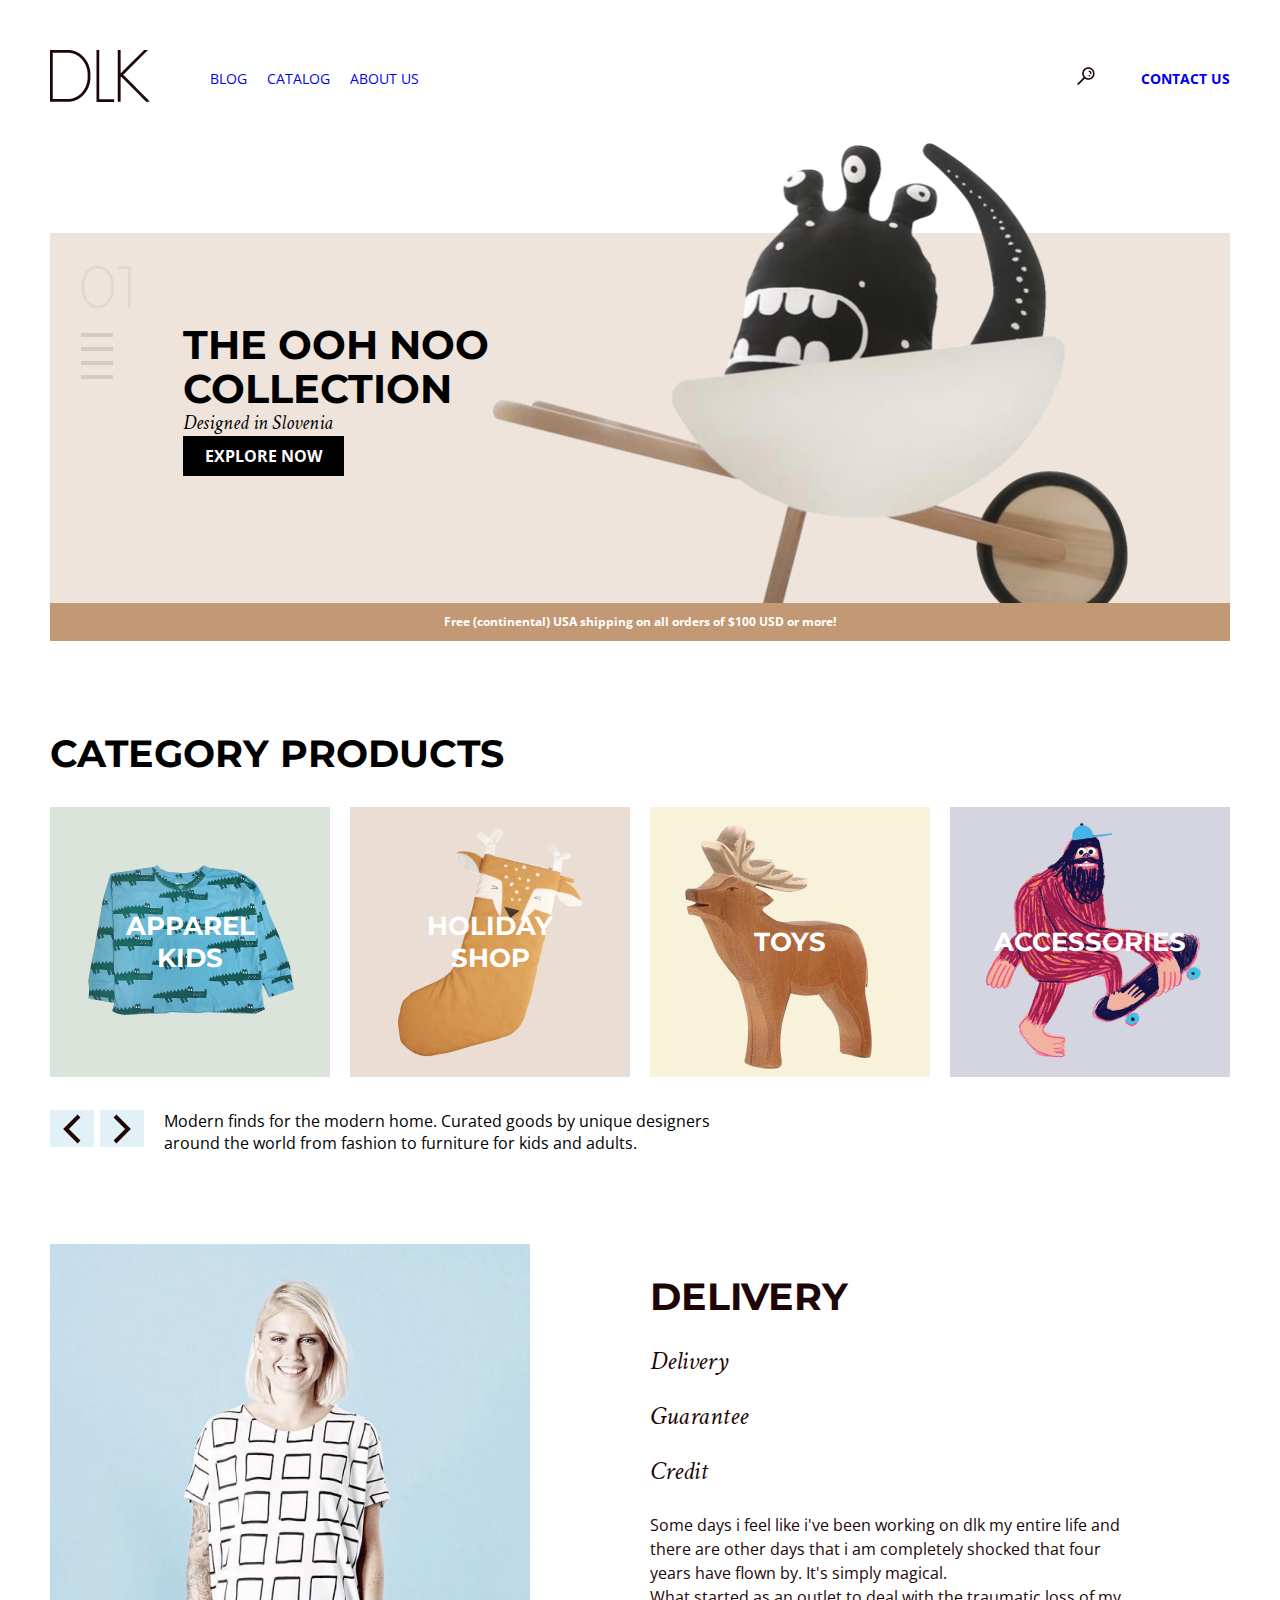
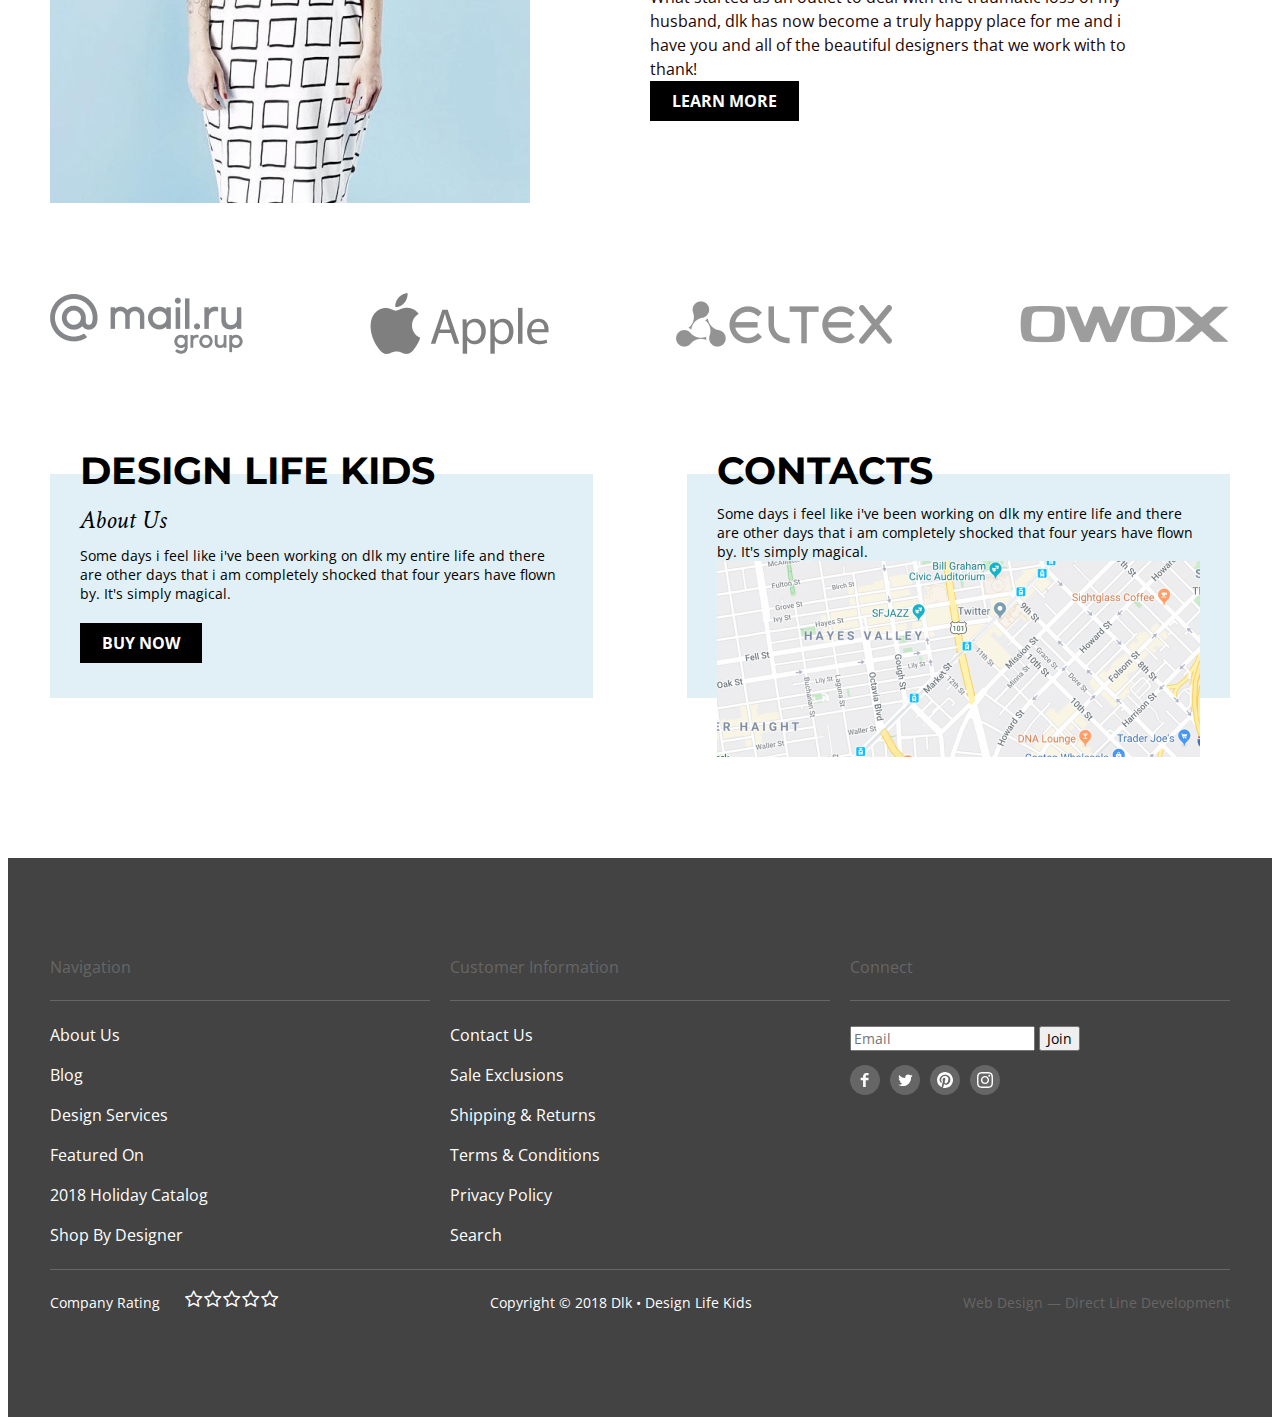
<file: index.html>
<!DOCTYPE html>
<html lang="en">
  <head>
    <meta charset="UTF-8" />
    <meta http-equiv="X-UA-Compatible" content="ie=edge" />
    <link rel="stylesheet" href="/css/main.css">
    <link href="https://fonts.googleapis.com/css2?family=Crimson+Text:ital,wght@1,400;1,700&family=Montserrat:wght@300;400;700&family=Open+Sans&display=swap" rel="stylesheet">
    <link rel="stylesheet" href="//maxcdn.bootstrapcdn.com/font-awesome/4.3.0/css/font-awesome.min.css">
    <title>DLK</title>
  </head>
  <body>
<!--HEADER-->
    <header class="header container">
      <h1 class="header-logo">
        <a href="#">
          <img src="img/logo.png" alt="Site logo"/>
        </a>
        <span class="visually-hidden">DLK</span>
      </h1>
      <nav class="header-nav">
        <ul class="header-nav-menu">
          <li class="header-nav-menu-item">
            <a href="#">BLOG</a>
          </li>
          <li class="header-nav-menu-item">
            <a href="catalog.html">CATALOG</a>
          </li>
          <li class="header-nav-menu-item">
            <a href="#">ABOUT US</a>
          </li>
        </ul>
      </nav>
      <button class="header-search">
        <img src="img/searсh.png" alt="searсh" />
      </button>
      <a href="#" class="header-contact">CONTACT US</a>
      
    </header>
<!--PROMO-->
    <main class="promo container">
      <div class="promo-slide">
        <div class="promo-switch">
          <div class="promo-number-slide">
            <p class="promo-number-slide-inner">01</p>
          </div>
          <ul class="promo-button-slide">
            <li class="promo-button-slide-inner">
            </li>
            <li class="promo-button-slide-inner">
            </li>
            <li class="promo-button-slide-inner">
            </li>
            <li class="promo-button-slide-inner">
            </li>
          </ul>
        </div>
        <div class="promo-slide1">
            <h2 class="promo-slide-heading">THE OOH NOO COLLECTION</h2>
            <p class="promo-slide-text">Designed in Slovenia</p>
            <button class="promo-slide-button">EXPLORE NOW</button>
          </div>
          <img src="img/promo.png" alt="promo" class="img-slide1"/>
      </div>
      <div class="promo-ship container">
        <p class="promo-ship-inner">
          Free (continental) USA shipping on all orders of $100 USD or more!
        </p>
      </div>
    </main>
      
<!--PRODUCT-->
    <section class="product container">
      <h2 class="product-category-heding">CATEGORY PRODUCTS</h2>
      <div class="product-category">
        <div class="product-category-inner">
          <a href="#">
            <div class="product-category-inner-kids">
              <img src="img/product/kids.png" alt="kids" class="product-category-inner-img"/>
              <p class="product-category-inner-text">APPAREL KIDS</p>
            </div>
          </a>
        </div>
        <div class="product-category-inner">
          <a href="#">
            <div class="product-category-inner-holiday">
              <img src="img/product/holiday.png" alt="holiday shop" class="product-category-inner-img"/>
              <p class="product-category-inner-text">HOLIDAY SHOP</p>
            </div>
          </a>
        </div>
        <div class="product-category-inner">
          <a href="#">
            <div class="product-category-inner-toys">
              <img src="img/product/toys.png" alt="toys" class="product-category-inner-img"/>
              <p class="product-category-inner-text">TOYS</p>
            </div>
          </a>
        </div>
        <div class="product-category-inner">
          <a href="#">
            <div class="product-category-inner-accessories">
              <img src="img/product/accessories.png" alt="accessories" class="product-category-inner-img"/>
              <p class="product-category-inner-text">ACCESSORIES</p>
            </div>
          </a>
        </div>
        <!-- <div class="product-category-inner">
          <a href="#">
            <div class="product-category-inner-sale">
              <img src="img/product/sale.png" alt="sale" class="product-category-inner-img"/>
              <p class="product-category-inner-text">SALE</p>
            </div>
          </a>
        </div>
        <div class="product-category-inner">
          <a href="#">
            <div class="product-category-inner-apparel-adults">
              <img src="img/product/apparel adults.png" alt="apparel adults" class="product-category-inner-img"/>
              <p class="product-category-inner-text">APPAREL ADULTS</p>
            </div>
          </a>
        </div> -->
      </div>
      
      <div class="product-scroll">
        <button class="product-scroll-btn product-scroll-btn-left">
          <img src="/img/product/button left.svg" alt="button left" class="product-scroll-btn-inner">
        </button>
        <button class="product-scroll-btn product-scroll-btn-right">
          <img src="/img/product/button right.svg" alt="button right" class="product-scroll-btn-inner">
        </button>
        <p class="product-scroll-text">
          Modern finds for the modern home. Curated goods by unique designers
          around the world from fashion to furniture for kids and adults.
        </p>
      </div>
    </section>
<!--INFORMATION-->
    <section class="information container">
      <img src="img/delivery.jpg" alt="delivery" />
      <div class="information-inner">
        <h2 class="information-inner-header">DELIVERY</h2>
        <ul>
          <li><a href="#" class="information-inner-link">Delivery</a></li>
          <li><a href="#" class="information-inner-link">Guarantee</a></li>
          <li><a href="#" class="information-inner-link">Credit</a></li>
        </ul>
        <p class="information-inner-text">
          Some days i feel like i've been working on dlk my entire life and
          there are other days that i am completely shocked that four years have
          flown by. It's simply magical.
        </p>
        <p class="information-inner-text">
          What started as an outlet to deal with the traumatic loss of my
          husband, dlk has now become a truly happy place for me and i have you
          and all of the beautiful designers that we work with to thank!
        </p>
        <button class="information-inner-btn-lern-more">LEARN MORE</button>
      </div>
      <!-- guaratee -->
      <!-- <div class="guaratee">
        <img src="" alt="guaratee" />
        <p>
          Some days i feel like i've been working on dlk my entire life and
          there are other days that i am completely shocked that four years have
          flown by. It's simply magical.
        </p>
        <p>
          What started as an outlet to deal with the traumatic loss of my
          husband, dlk has now become a truly happy place for me and i have you
          and all of the beautiful designers that we work with to thank!
        </p>
        <button>LEARN MORE</button>
      </div> -->
      <!-- credit -->
      <!-- <div class="credit">
        <img src="" alt="credit" />
        <p>
          Some days i feel like i've been working on dlk my entire life and
          there are other days that i am completely shocked that four years have
          flown by. It's simply magical.
        </p>
        <p>
          What started as an outlet to deal with the traumatic loss of my
          husband, dlk has now become a truly happy place for me and i have you
          and all of the beautiful designers that we work with to thank!
        </p>
        <button>LEARN MORE</button>
      </div> -->
    </section>
<!--CLIENTS-->
    <ul class="clients container">
      <li class="mail-groop">
        <a href="https://corp.mail.ru/" rel="noreferrer">
          <img src="img/clients/mail-ru-groop.png" alt="mail.ru-groop" />
        </a>
      </li>
      <li class="apple">
        <a href="https://apple.com/" rel="noreferrer">
          <img src="img/clients/apple.png" alt="apple" />
        </a>
      </li>
      <li class="eltex">
        <a href="https://eltex-co.ru/" rel="noreferrer">
          <img src="img/clients/eltex.png" alt="eltex" />
        </a>
      </li>
      <li class="owox">
        <a href="https://www.owox.ru/" rel="noreferrer">
          <img src="img/clients/owox.png" alt="owox" />
        </a>
      </li>
    </ul>
<!--ARTICLE-->
    <div class="article container">
      <article class="article-block block-about-us">
        <h2 class="article-block-heading">DESIGN LIFE KIDS</h2>
        <h3 class="article-block-heading2">About Us</h3>
        <p class="article-block-text">Some days i feel like i've been working on dlk my entire life and there are other days that i am completely shocked that four years have flown by. It's simply magical.</p>
        <button class="article-block-btn-buy-now">BUY NOW</button>
      </article>
      <article class="article-block block-contacts">
        <h2 class="article-block-heading">CONTACTS</h2>
        <p class="article-block-text">Some days i feel like i've been working on dlk my entire life and there are other days that i am completely shocked that four years have flown by. It's simply magical.</p>
        <img src="img/map.jpg" alt="map" class="article-block-contacts-map">
      </article>
    </div>
<!-- FOOTER -->
    <footer class="footer">
      <div class="container">
        <div class="footer-nav">
          <div class="footer-nav-link">
            <p class="footer-nav-link-heading footer-heading">Navigation</p>
            <ul class="footer-nav-link-inner">
              <li><a href="#" class="footer-li">About Us</a></li>
              <li><a href="#" class="footer-li">Blog</a></li>
              <li><a href="#" class="footer-li">Design Services</a></li>
              <li><a href="#" class="footer-li">Featured On</a></li>
              <li><a href="#" class="footer-li">2018 Holiday Catalog</a></li>
              <li><a href="#" class="footer-li">Shop By Designer</a></li>
            </ul>
          </div>
          <div class="footer-customer-information">
            <p class="footer-customer-information-heading footer-heading">Customer Information</p>
            <ul>
              <li><a href="#" class="footer-li">Contact Us</a></li>
              <li><a href="#" class="footer-li">Sale Exclusions</a></li>
              <li><a href="#" class="footer-li">Shipping & Returns</a></li>
              <li><a href="#" class="footer-li">Terms & Conditions</a></li>
              <li><a href="#" class="footer-li">Privacy Policy</a></li>
              <li><a href="#" class="footer-li">Search</a></li>
            </ul>
          </div>
          <div class="footer-connect">
            <p class="footer-connect-heading footer-heading">Connect</p>
            <form action="#" class="footer-connect-form">
              <input type="email" placeholder="Email">
              <input type="submit" value="Join">
            </form>
            <ul class="footer-social-network">
              <li class="footer-social-network-inner"><a href="#"><img src="img/social/facebook.svg" alt="facebook"></a></li>
              <li class="footer-social-network-inner"><a href="#"><img src="img/social/twitter.svg" alt="twitter"></a></li>
              <li class="footer-social-network-inner"><a href="#"><img src="img/social/pinterest.svg" alt="pinterest"></a></li>
              <li class="footer-social-network-inner"><a href="#"><img src="img/social/instagram.svg" alt="instagram"></a></li>
            </ul>
          </div>
        </div>
        <div class="footer-copirating">
          <div class="footer-rating">
            <p class="footer-rating-title">Company Rating</p>
            <div class="star-rating">
              <div class="star-rating-wrap">
                <input class="star-rating-input" id="star-rating-5" type="radio" name="rating" value="5">
                <label class="star-rating-ico fa fa-star-o fa-lg" for="star-rating-5" title="5 out of 5 stars"></label>
                <input class="star-rating-input" id="star-rating-4" type="radio" name="rating" value="4">
                <label class="star-rating-ico fa fa-star-o fa-lg" for="star-rating-4" title="4 out of 5 stars"></label>
                <input class="star-rating-input" id="star-rating-3" type="radio" name="rating" value="3">
                <label class="star-rating-ico fa fa-star-o fa-lg" for="star-rating-3" title="3 out of 5 stars"></label>
                <input class="star-rating-input" id="star-rating-2" type="radio" name="rating" value="2">
                <label class="star-rating-ico fa fa-star-o fa-lg" for="star-rating-2" title="2 out of 5 stars"></label>
                <input class="star-rating-input" id="star-rating-1" type="radio" name="rating" value="1">
                <label class="star-rating-ico fa fa-star-o fa-lg" for="star-rating-1" title="1 out of 5 stars"></label>
              </div>
        </div>
          </div>
          <div class="copyright">
            <p>Copyright © 2018 Dlk • Design Life Kids</p>
          </div>
          <div class="footer-web-design">
            <a href="https://directlinedev.com/" class="footer-web-design-link">Web Design — Direct Line Development</a>
          </div>
        </div>
      </div>
    </footer>
  </body>
</html>
</file>
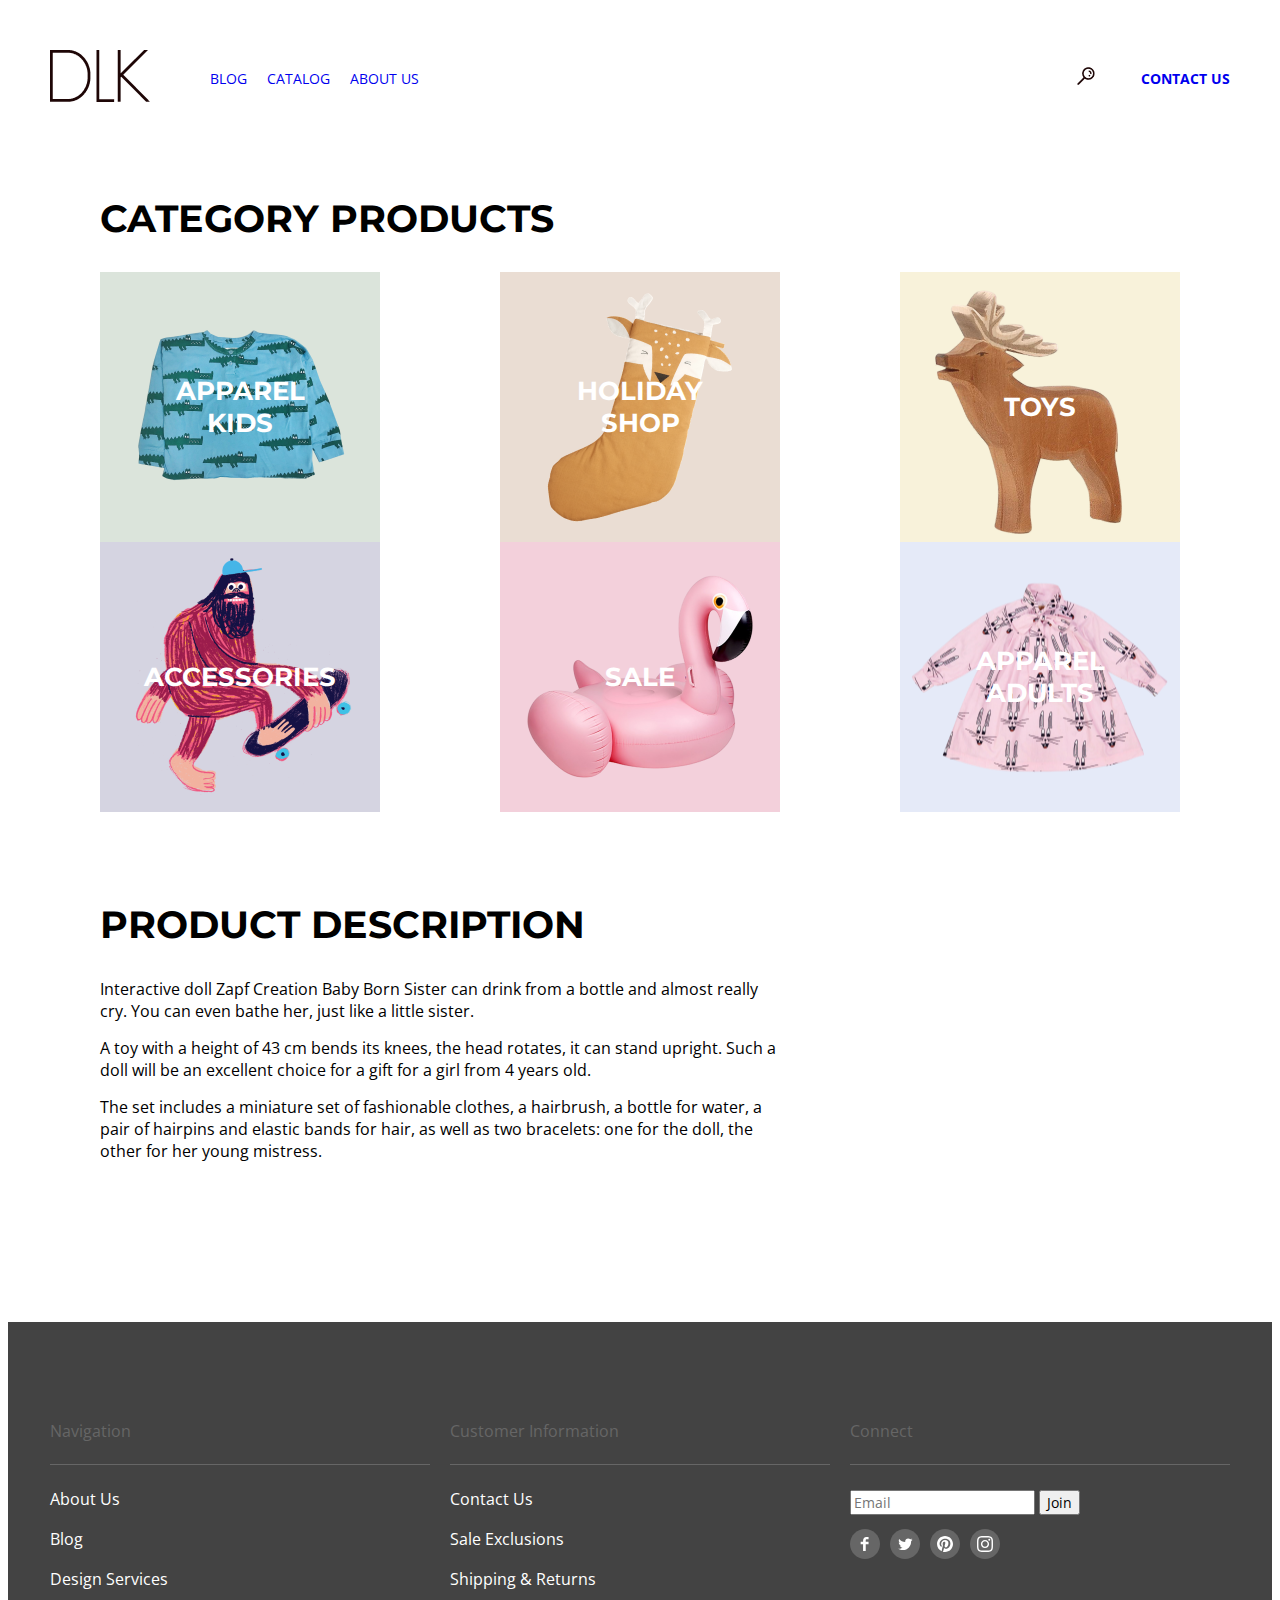
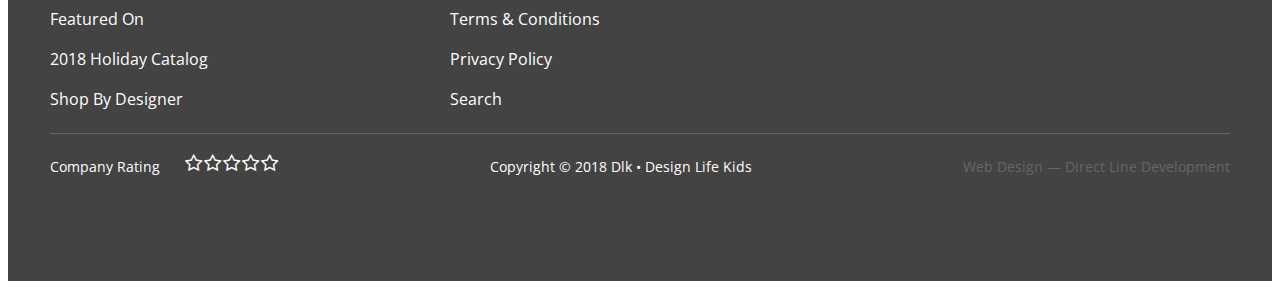
<file: catalog.html>
<!DOCTYPE html>
<html lang="en">

<head>
    <meta charset="UTF-8" />
    <meta http-equiv="X-UA-Compatible" content="ie=edge" />
    <link rel="stylesheet" href="/css/main.css">
    <link
        href="https://fonts.googleapis.com/css2?family=Crimson+Text:ital,wght@1,400;1,700&family=Montserrat:wght@300;400;700&family=Open+Sans&display=swap"
        rel="stylesheet">
    <link rel="stylesheet" href="//maxcdn.bootstrapcdn.com/font-awesome/4.3.0/css/font-awesome.min.css">
    <title>DLK</title>
</head>

<body>
    <!--HEADER-->
    <header class="header container">
        <h1 class="header-logo">
            <a href="index.html">
                <img src="img/logo.png" alt="Site logo" />
            </a>
            <span class="visually-hidden">DLK</span>
        </h1>
        <nav class="header-nav">
            <ul class="header-nav-menu">
                <li class="header-nav-menu-item">
                    <a href="#">BLOG</a>
                </li>
                <li class="header-nav-menu-item">
                    <a href="#">CATALOG</a>
                </li>
                <li class="header-nav-menu-item">
                    <a href="#">ABOUT US</a>
                </li>
            </ul>
        </nav>
        <button class="header-search">
            <img src="img/searсh.png" alt="searсh" />
        </button>
        <a href="#" class="header-contact">CONTACT US</a>

    </header>
    <!--PRODUCT-->
    <section class="product container-product">
        <h2 class="product-category-heding product-heding">CATEGORY PRODUCTS</h2>
        <div class="product-category">
            <div class="product-category-inner">
                <a href="#">
                    <div class="product-category-inner-kids">
                        <img src="img/product/kids.png" alt="kids" class="product-category-inner-img" />
                        <p class="product-category-inner-text">APPAREL KIDS</p>
                    </div>
                </a>
            </div>
            <div class="product-category-inner">
                <a href="#">
                    <div class="product-category-inner-holiday">
                        <img src="img/product/holiday.png" alt="holiday shop" class="product-category-inner-img" />
                        <p class="product-category-inner-text">HOLIDAY SHOP</p>
                    </div>
                </a>
            </div>
            <div class="product-category-inner">
                <a href="#">
                    <div class="product-category-inner-toys">
                        <img src="img/product/toys.png" alt="toys" class="product-category-inner-img" />
                        <p class="product-category-inner-text">TOYS</p>
                    </div>
                </a>
            </div>
            <div class="product-category-inner">
                <a href="#">
                    <div class="product-category-inner-accessories">
                        <img src="img/product/accessories.png" alt="accessories" class="product-category-inner-img" />
                        <p class="product-category-inner-text">ACCESSORIES</p>
                    </div>
                </a>
            </div>
            <div class="product-category-inner">
                <a href="#">
                    <div class="product-category-inner-sale">
                        <img src="img/product/sale.png" alt="sale" class="product-category-inner-img" />
                        <p class="product-category-inner-text">SALE</p>
                    </div>
                </a>
            </div>
            <div class="product-category-inner">
                <a href="#">
                    <div class="product-category-inner-apparel-adults">
                        <img src="img/product/apparel adults.png" alt="apparel adults"
                            class="product-category-inner-img" />
                        <p class="product-category-inner-text">APPAREL ADULTS</p>
                    </div>
                </a>
            </div>
        </div>
        <h2 class="product-heding">PRODUCT DESCRIPTION</h2>
        <p class="product-text">Interactive doll Zapf Creation Baby Born Sister can drink from a bottle and almost really cry. You can even bathe her, just like a little sister.</p>
        <p class="product-text">A toy with a height of 43 cm bends its knees, the head rotates, it can stand upright. Such a doll will be an excellent choice for a gift for a girl from 4 years old.</p>
        <p class="product-text">The set includes a miniature set of fashionable clothes, a hairbrush, a bottle for water, a pair of hairpins and elastic bands for hair, as well as two bracelets: one for the doll, the other for her young mistress.</p>
    </section>
    <!-- FOOTER -->
    <footer class="footer">
        <div class="container">
            <div class="footer-nav">
                <div class="footer-nav-link">
                    <p class="footer-nav-link-heading footer-heading">Navigation</p>
                    <ul class="footer-nav-link-inner">
                        <li><a href="#" class="footer-li">About Us</a></li>
                        <li><a href="#" class="footer-li">Blog</a></li>
                        <li><a href="#" class="footer-li">Design Services</a></li>
                        <li><a href="#" class="footer-li">Featured On</a></li>
                        <li><a href="#" class="footer-li">2018 Holiday Catalog</a></li>
                        <li><a href="#" class="footer-li">Shop By Designer</a></li>
                    </ul>
                </div>
                <div class="footer-customer-information">
                    <p class="footer-customer-information-heading footer-heading">Customer Information</p>
                    <ul>
                        <li><a href="#" class="footer-li">Contact Us</a></li>
                        <li><a href="#" class="footer-li">Sale Exclusions</a></li>
                        <li><a href="#" class="footer-li">Shipping & Returns</a></li>
                        <li><a href="#" class="footer-li">Terms & Conditions</a></li>
                        <li><a href="#" class="footer-li">Privacy Policy</a></li>
                        <li><a href="#" class="footer-li">Search</a></li>
                    </ul>
                </div>
                <div class="footer-connect">
                    <p class="footer-connect-heading footer-heading">Connect</p>
                    <form action="#" class="footer-connect-form">
                        <input type="email" placeholder="Email">
                        <input type="submit" value="Join">
                    </form>
                    <ul class="footer-social-network">
                        <li class="footer-social-network-inner"><a href="#"><img src="img/social/facebook.svg"
                                    alt="facebook"></a></li>
                        <li class="footer-social-network-inner"><a href="#"><img src="img/social/twitter.svg"
                                    alt="twitter"></a></li>
                        <li class="footer-social-network-inner"><a href="#"><img src="img/social/pinterest.svg"
                                    alt="pinterest"></a></li>
                        <li class="footer-social-network-inner"><a href="#"><img src="img/social/instagram.svg"
                                    alt="instagram"></a></li>
                    </ul>
                </div>
            </div>
            <div class="footer-copirating">
                <div class="footer-rating">
                    <p class="footer-rating-title">Company Rating</p>
                    <div class="star-rating">
                        <div class="star-rating-wrap">
                            <input class="star-rating-input" id="star-rating-5" type="radio" name="rating" value="5">
                            <label class="star-rating-ico fa fa-star-o fa-lg" for="star-rating-5"
                                title="5 out of 5 stars"></label>
                            <input class="star-rating-input" id="star-rating-4" type="radio" name="rating" value="4">
                            <label class="star-rating-ico fa fa-star-o fa-lg" for="star-rating-4"
                                title="4 out of 5 stars"></label>
                            <input class="star-rating-input" id="star-rating-3" type="radio" name="rating" value="3">
                            <label class="star-rating-ico fa fa-star-o fa-lg" for="star-rating-3"
                                title="3 out of 5 stars"></label>
                            <input class="star-rating-input" id="star-rating-2" type="radio" name="rating" value="2">
                            <label class="star-rating-ico fa fa-star-o fa-lg" for="star-rating-2"
                                title="2 out of 5 stars"></label>
                            <input class="star-rating-input" id="star-rating-1" type="radio" name="rating" value="1">
                            <label class="star-rating-ico fa fa-star-o fa-lg" for="star-rating-1"
                                title="1 out of 5 stars"></label>
                        </div>
                    </div>
                </div>
                <div class="copyright">
                    <p>Copyright © 2018 Dlk • Design Life Kids</p>
                </div>
                <div class="footer-web-design">
                    <a href="https://directlinedev.com/" class="footer-web-design-link">Web Design — Direct Line
                        Development</a>
                </div>
            </div>
        </div>
    </footer>
</body>

</html>
</file>
<file: css/main.css>
@import "header.css";
@import "promo.css";
@import "product.css";
@import "information.css";
@import "clients.css";
@import "article.css";
@import "footer.css";


* {
    font-family: 'Open Sans', sans-serif;
    font-size: 14px;
    line-height: 19px;
    font-weight: 400;
}

h1, h2, h3, h4, h5, h6, p {
    margin-top: 0;
    margin-bottom: 0;
}

ul {
    list-style-type: none;
    padding: 0;
}

a {
    text-decoration: none;
}

.container {
    max-width: 1180px;
    margin-left: auto;
    margin-right: auto;
}

button {
    border: none;
    border-radius: 0px;
    background-color: #000000;
    color: #ffffff;
    padding: 9px 22px;
    font-size: 16px;
    font-weight: 700;
    line-height: 22px;
</file>
